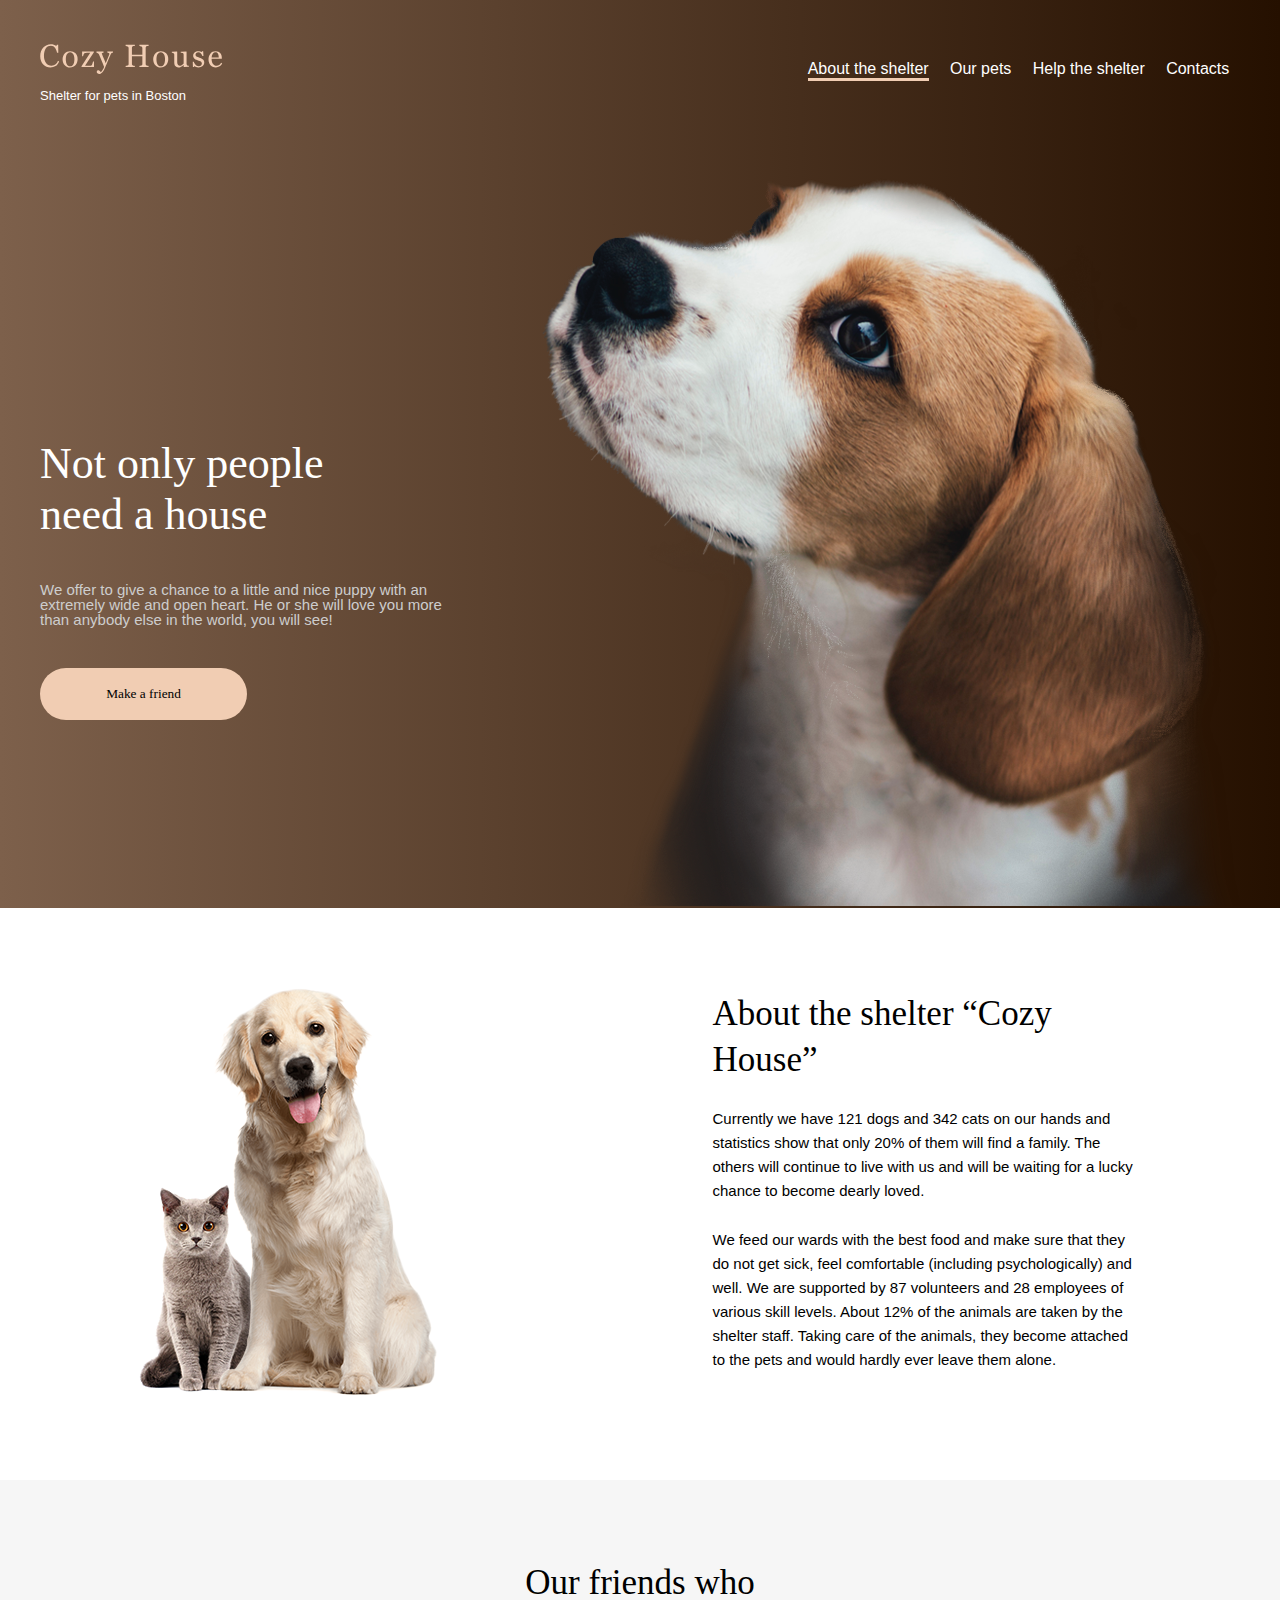
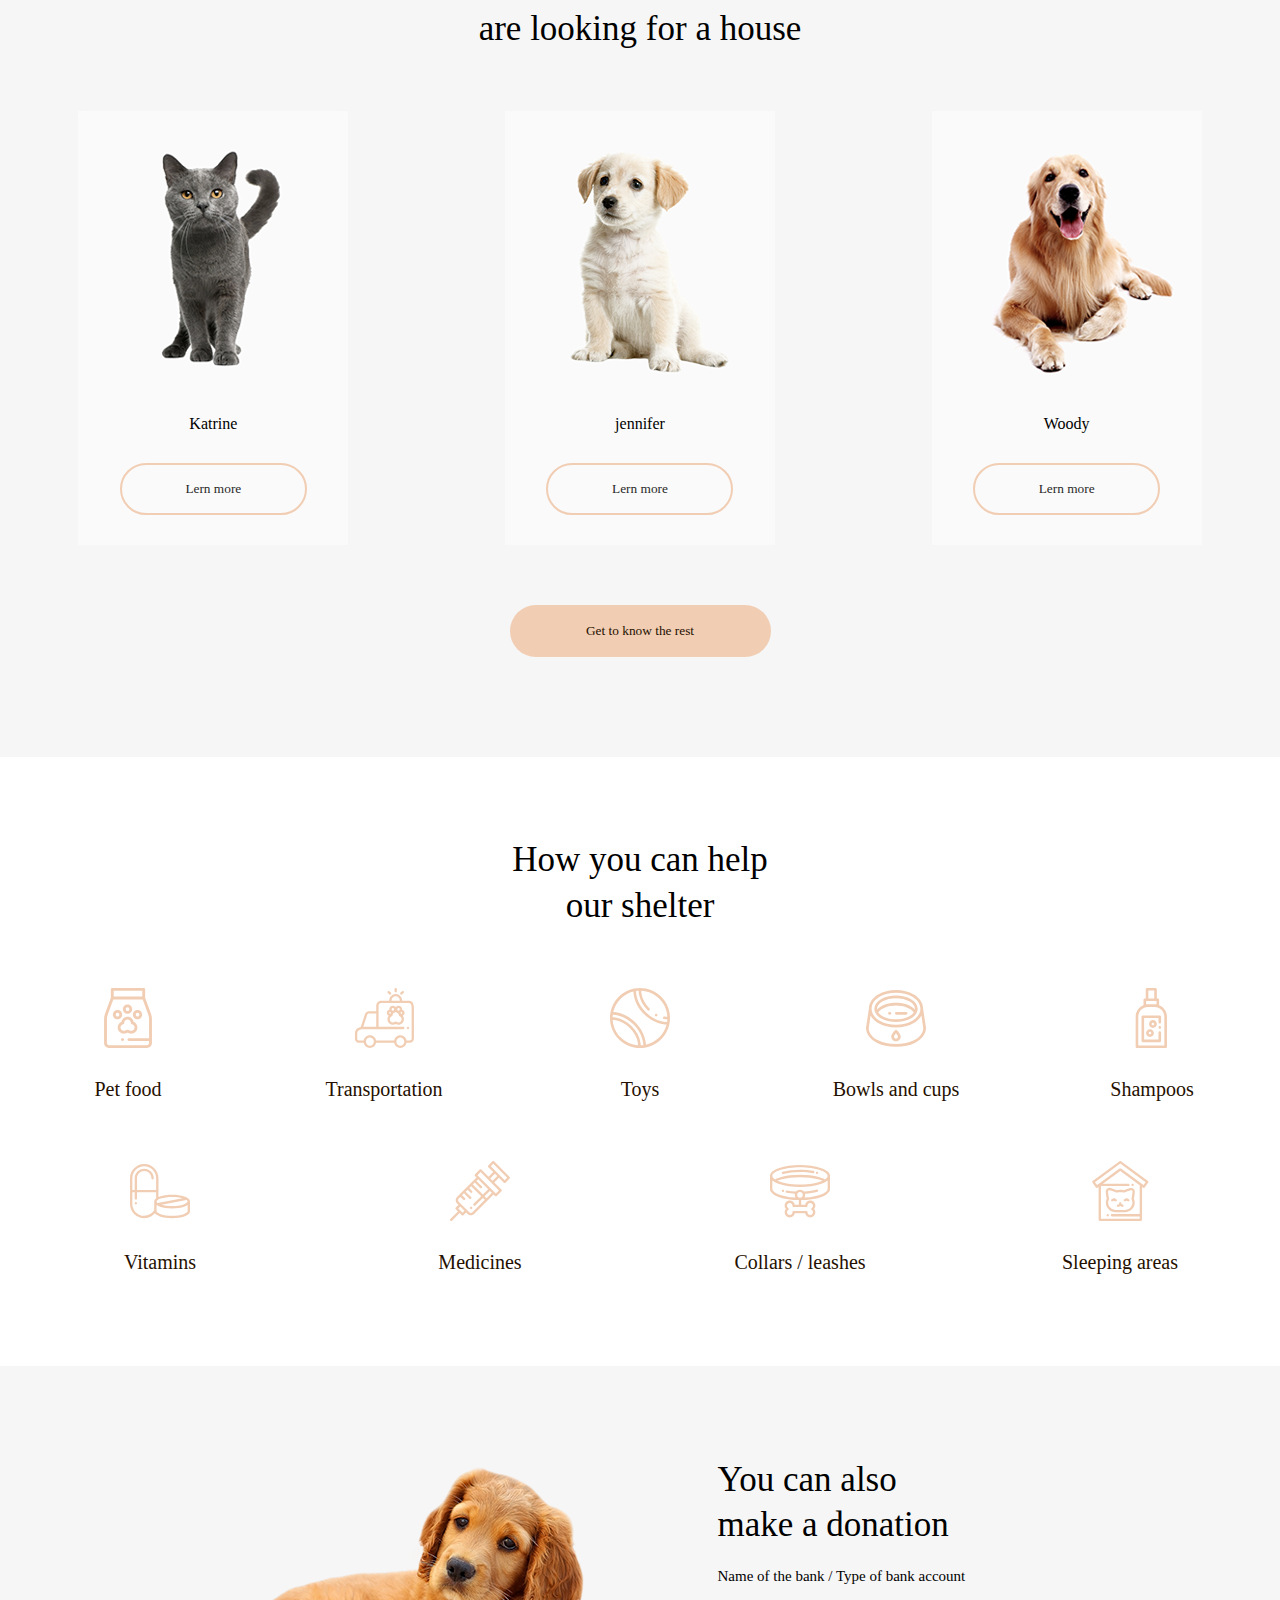
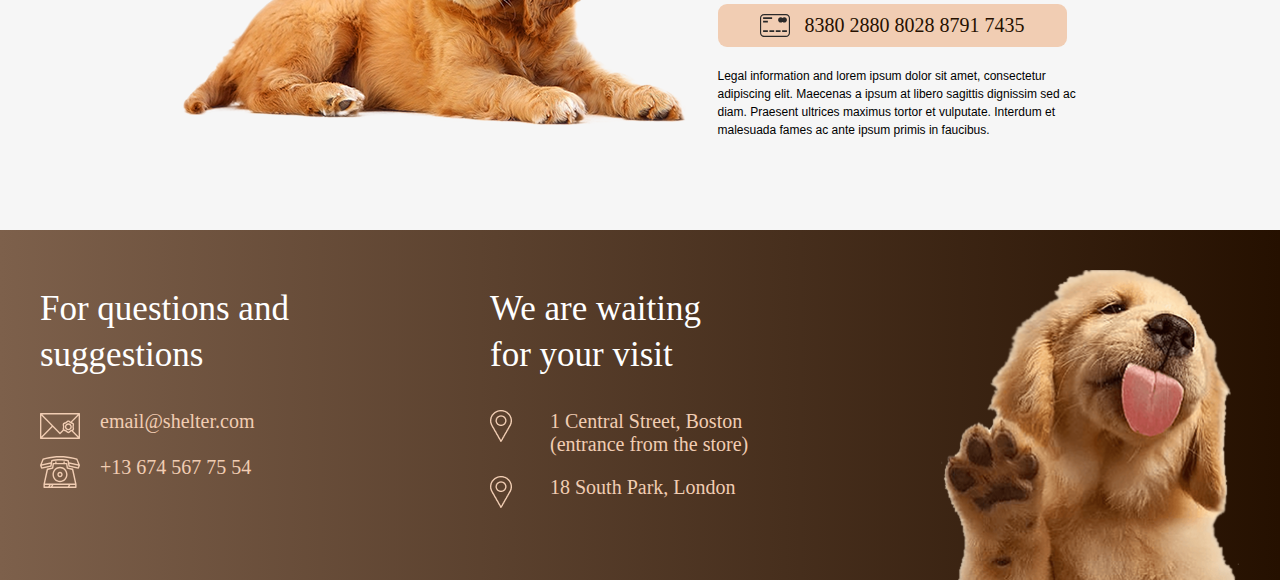
<file: index.html>
<!DOCTYPE html>

<html lang="en">



<head>

    <meta charset="UTF-8">

    <meta http-equiv="X-UA-Compatible" content="IE=edge">

    <meta name="viewport" content="width=device-width, initial-scale=1.0">

    <title>Cozy House</title>

    <link rel="stylesheet" href="./css/style.css">

</head>

<body>
    <header>
        <div class="container">
            <div class="logo">
                <a href="#">
                    <img src="./images/Title.svg" alt="logo"></a>
                <p>
                    Shelter for pets in Boston
                </p>
            </div>
            <div class="nav">
                <a class="active" href="#">About the shelter</a>
                <a href="#">Our pets</a>
                <a href="#">Help the shelter</a>
                <a href="#">Contacts</a>
            </div>
        </div>
        <div class="container2">
            <div class="start_text">
                <h1>
                    Not only people
                    <br> need a house
                </h1>
                <p>We offer to give a chance to a little and nice puppy with an extremely wide and open heart. He or she will love you more than anybody else in the world, you will see!</p>
                <button class="button_header">
                Make a friend
            </button>
            </div>
            <div class="start_img">

                <img src="./images/start-screen-puppy.png" alt="start-puppy">
            </div>
        </div>
        </div>

    </header>

    <main>
        <div class="container3">
            <div class="about-pets">
                <img src="./images/about-pets.png" alt="about-pets"></div>
            <div class="about">
                <h2>
                    About the shelter “Cozy House”
                </h2>
                <p>
                    Currently we have 121 dogs and 342 cats on our hands and statistics show that only 20% of them will find a family. The others will continue to live with us and will be waiting for a lucky chance to become dearly loved.
                </p>
                <p>
                    We feed our wards with the best food and make sure that they do not get sick, feel comfortable (including psychologically) and well. We are supported by 87 volunteers and 28 employees of various skill levels. About 12% of the animals are taken by the
                    shelter staff. Taking care of the animals, they become attached to the pets and would hardly ever leave them alone.
                </p>
            </div>
        </div>
        <div class="container4">
            <div class="ourfrends">
                <h2>
                    Our friends who <br> are looking for a house
                </h2>

            </div>

            <div class="animal_list">
                <div class="card">
                    <img src="./images/pets-katrine.png" alt="cat">
                    <p>Katrine</p>
                    <button class="button_card"><a href="#">Lern more</a></button>
                </div>
                <div class="card">
                    <img src="./images/pets-jennifer.png" alt="cat">
                    <p>jennifer</p>
                    <button class="button_card"><a href="#">Lern more</a></button>
                </div>
                <div class="card">
                    <img src="./images/pets-woody.png" alt="cat">
                    <p>Woody</p>
                    <button class="button_card">
                    <a href="#">Lern more</a>
               </button>
                </div>
            </div>
            <button class="button_ourfrends">
                <a href="#">Get to know the rest</a>
                                </button>
        </div>
        <div class="container5">
            <div class="our_shelter">
                <h2>
                    How you can help <br> our shelter
                </h2>
            </div>
            <div class="icons_blok">
                <div class="icons">
                    <img src="./images/icon-pet-food.svg" alt="icon_food">
                    <a href="#">Pet food</a>

                </div>
                <div class="icons">
                    <img src="./images/icon-transportation.svg" alt="icon_transportation">
                    <a href="#">Transportation</a>
                </div>
                <div class="icons">
                    <img src="./images/icon-toys.svg" alt="icon_transportation">
                    <a href="#">Toys</a>
                </div>
                <div class="icons">
                    <img src="./images/icon-bowls-and-cups.svg" alt="bowls-and-cups">
                    <a href="#">Bowls and cups</a>
                </div>
                <div class="icons">
                    <img src="./images/icon-shampoos.svg" alt="shampoos">
                    <a href="#">Shampoos</a>
                </div>
                <div class="icons">
                    <img src="./images/icon-vitamins.svg" alt="vitamins">
                    <a href="#">Vitamins</a>
                </div>
                <div class="icons">
                    <img src="./images/icon-medicines.svg" alt="medicines">
                    <a href="#">Medicines</a>
                </div>
                <div class="icons">
                    <img src="./images/icon-collars-leashes.svg" alt="collars-leashes">
                    <a href="#">Collars / leashes </a>
                </div>
                <div class="icons">
                    <img src="./images/icon-sleeping-area.svg" alt="sleeping-area">
                    <a href="#">Sleeping areas</a>
                </div>
            </div>
        </div>
        <div class="container6">
            <div class="ldonation_img">
                <img src="./images/donation-dog.png" alt="donation-dog">
            </div>
            <div class="donation_text">
                <h2>You can also <br> make a donation</h2>
                <p class="donation_text1">Name of the bank / Type of bank account</p>
                <button class="button_donation">
                    <img src="./images/credit-card.svg" alt="credit-card"> 
                    <a href="#">
                        8380 2880 8028 8791 7435
                    </a>
                </button>
                <p class="donation_text2">Legal information and lorem ipsum dolor sit amet, consectetur adipiscing elit. Maecenas a ipsum at libero sagittis dignissim sed ac diam. Praesent ultrices maximus tortor et vulputate. Interdum et malesuada fames ac ante ipsum primis in
                    faucibus.
                </p>
            </div>
        </div>
    </main>
    <footer>
        <div class="footer_contacts">
            <div class="contacts">
                <h3>
                    For questions and suggestions
                </h3>

                <a class="email" href="mailto:email@shelter.com">
                email@shelter.com</a>

                <a class="phone" href="tel:+13 674 567 75 54">+13 674 567 75 54</a>
            </div>
            <div class="contacts">
                <h3>
                    We are waiting for your visit
                </h3>

                <a class="pin" href="#">
                1 Central Street, Boston (entrance from the store)</a>

                <a class="pin" href="#">18 South Park, London </a>

            </div>
            <div class="contacts">
                <img src="./images/footer-puppy.png" alt="footer-puppy">
            </div>
        </div>
    </footer>
</body>



</html>
</file>
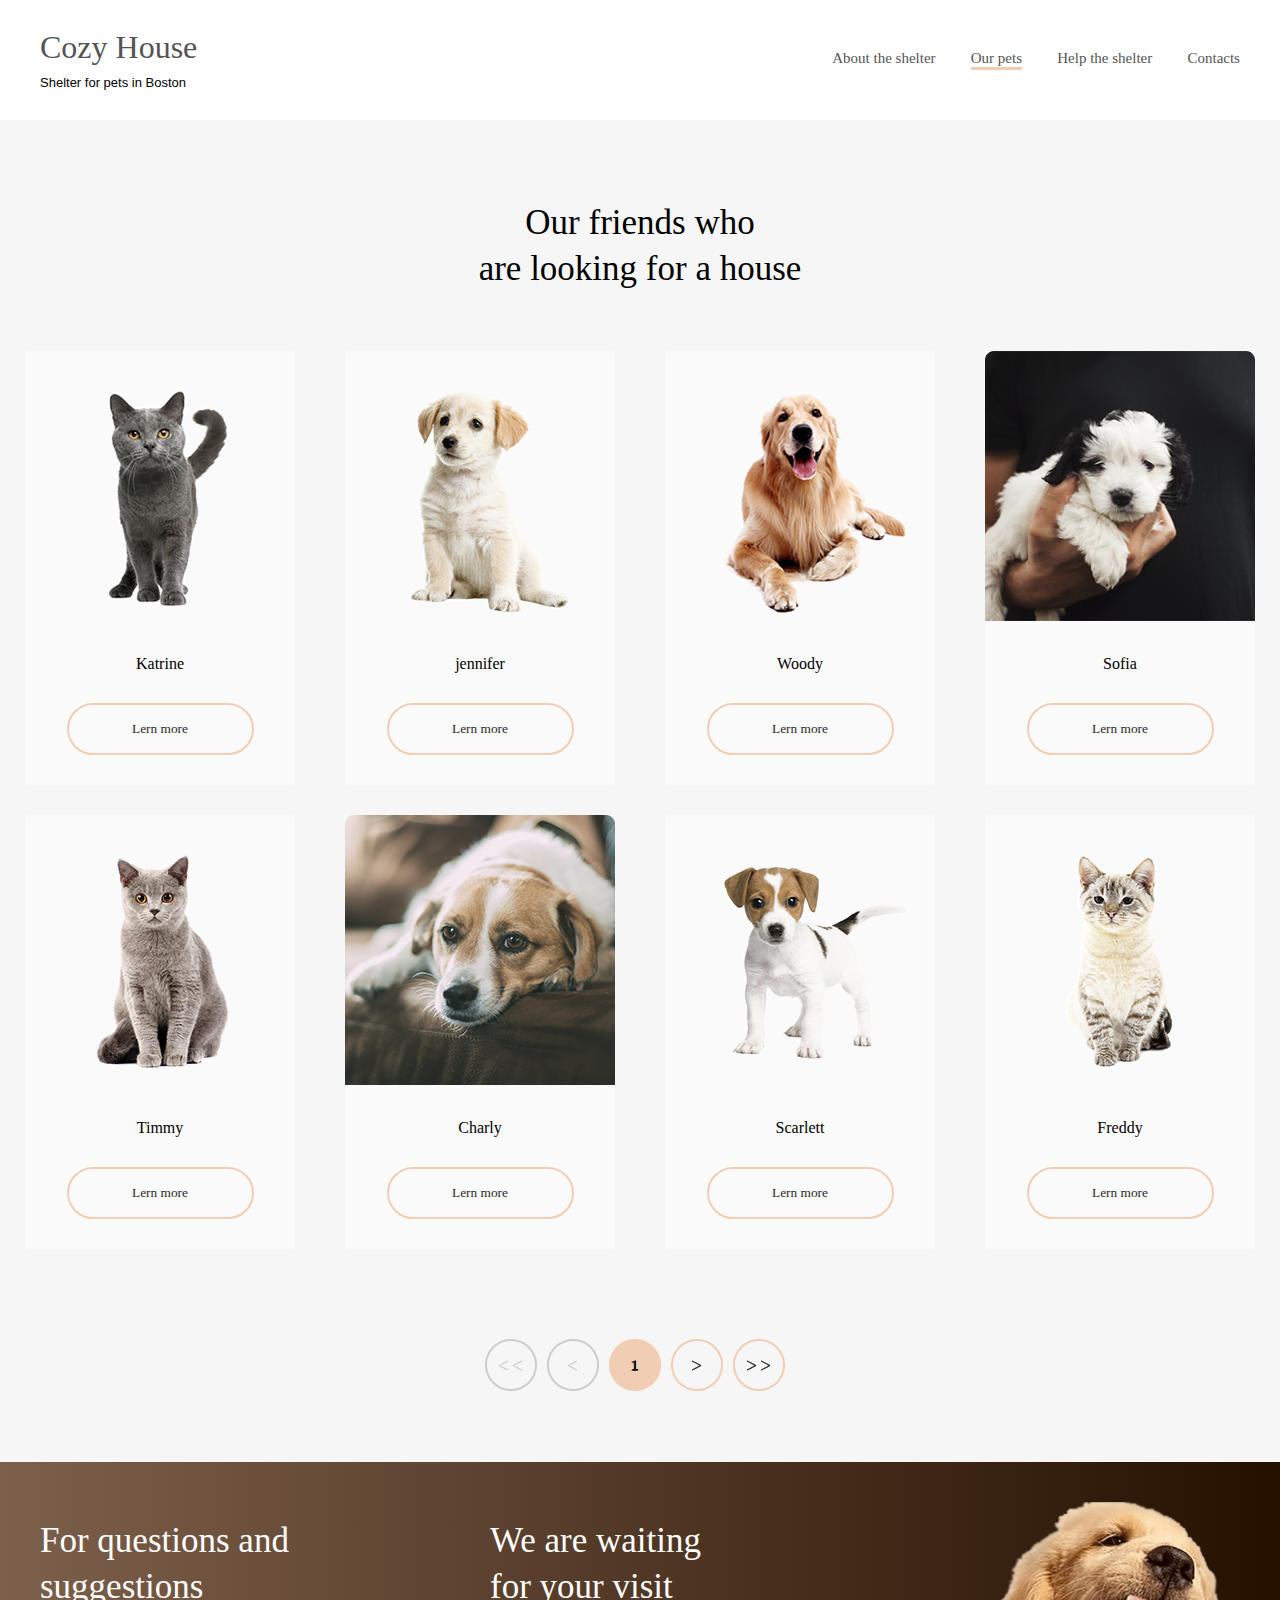
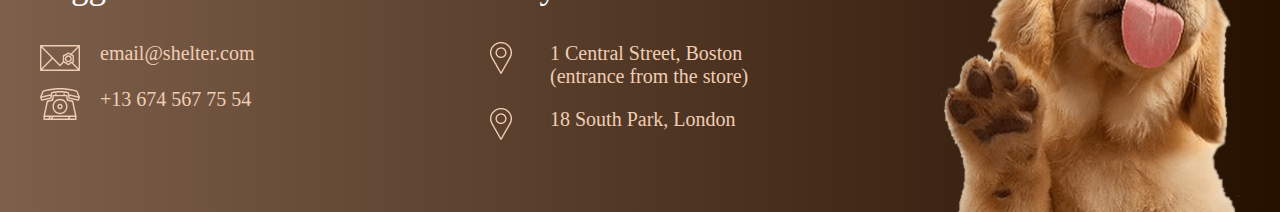
<file: index2.html>
<!DOCTYPE html>
<html lang="en">

<head>
    <meta charset="UTF-8">
    <meta http-equiv="X-UA-Compatible" content="IE=edge">
    <meta name="viewport" content="width=device-width, initial-scale=1.0">
    <title>Page 2</title>
    <link rel="stylesheet" href="./css/style2.css">
</head>

<body>
    <header>
        <div class="container">
            <div class="logo">
                <a href="#">Cozy House
                    
                    <p>
                        Shelter for pets in Boston
                    </p>
            </div>
            <div class="nav">
                <a  href="#">About the shelter</a>
                <a class="active" href="#">Our pets</a>
                <a href="#">Help the shelter</a>
                <a href="#">Contacts</a>
            </div>
            <div class="hidden-menu">
                <a href="#">
                    <img src="./images/Burger.svg" alt="menu">
                </a>
            </div>
        </div>
    </header>
    <main>

        <div div class="container4">
            <div class="ourfrends">
                <h2>
                    Our friends who <br> are looking for a house
                </h2>

            </div>

            <div class="animal_list">
                <div class="card">
                    <img src="./images/pets-katrine.png" alt="katrine">
                    <p>Katrine</p>
                    <button class="button_card"><a href="#">Lern more</a></button>
                </div>
                <div class="card">
                    <img src="./images/pets-jennifer.png" alt="jennifer">
                    <p>jennifer</p>
                    <button class="button_card"><a href="#">Lern more</a></button>
                </div>
                <div class="card">
                    <img src="./images/pets-woody.png" alt="woody">
                    <p>Woody</p>
                    <button class="button_card">
                    <a href="#">Lern more</a>
               </button>
                </div>
                <div class="card">
                    <img src="./images/pets-katrine (1).png" alt="sofia">
                    <p>Sofia</p>
                    <button class="button_card">
                    <a href="#">Lern more</a>
               </button>
                </div>
                <div class="card">
                    <img src="./images/pets-timmy.png" alt="timmy">
                    <p>Timmy</p>
                    <button class="button_card">
                    <a href="#">Lern more</a>
               </button>
                </div>
                <div class="card">
                    <img src="./images/pets-charly.png" alt="charly">
                    <p>Charly</p>
                    <button class="button_card">
                    <a href="#">Lern more</a>
               </button>
                </div>
                <div class="card">
                    <img src="./images/pets-scarlet.png" alt="scarlet">
                    <p>Scarlett</p>
                    <button class="button_card">
                    <a href="#">Lern more</a>
               </button>
                </div>
                <div class="card">
                    <img src="./images/pets-katrine (2).png" alt="freddy">
                    <p>Freddy</p>
                    <button class="button_card">
                    <a href="#">Lern more</a>
               </button>
                </div>
            </div>
            <div class="navigation">
                <button class="link1"></button>
                <button class="link2"></button>
                <button class="link3">1</button>
                <button class="link4"></button>
                <button class="link5"></button>

            </div>

        </div>
        </div>
    </main>
    <footer>
        <div class="footer_contacts">
            <div class="contacts">
                <h3>
                    For questions and suggestions
                </h3>

                <a class="email" href="mailto:email@shelter.com">
                email@shelter.com</a>

                <a class="phone" href="tel:+13 674 567 75 54">+13 674 567 75 54</a>
            </div>
            <div class="contacts">
                <h3>
                    We are waiting for your visit
                </h3>

                <a class="pin" href="#">
                1 Central Street, Boston (entrance from the store)</a>

                <a class="pin" href="#">18 South Park, London </a>

            </div>
            <div class="contacts">
                <img src="./images/footer-puppy.png" alt="footer-puppy">
            </div>
        </div>
    </footer>
</body>

</html>
</file>
<file: css/style.css>
* {
    margin: 0;
    padding: 0;
    box-sizing: border-box;
}

header {
    width: 1280px;
    height: 908px;
    margin: 0 auto;
    background-image: linear-gradient(to right, #7D604B, #251000);
    font-family: Arial, Helvetica, sans-serif;
}

.container {
    width: 1200px;
    margin: 0 auto;
    display: flex;
    justify-content: space-between;
    align-items: baseline;
}

header p {
    margin-top: 10px;
    font-size: 13px;
    font-weight: 400;
    line-height: 15px;
    color: #FFFFFF;
}

.nav {
    margin-top: 60px;
    width: 443px;
    display: flex;
    justify-content: space-around;
}

.nav a {
    text-decoration: none;
    color: white;
}

.active {
    border-bottom: #F1CDB3 3px solid;
}

h1 {
    margin-top: 223px;
    font-weight: 400;
    font-size: 44px;
    color: #FFFFFF;
    font-family: Georgia, 'Times New Roman', Times, serif;
}

.container2 {
    width: 1200px;
    height: 728px;
    margin: 0 auto;
    display: flex;
    flex-direction: row;
    justify-content: space-between;
    align-items: center;
}

.start_text {
    width: 430px;
}

.start_img {
    margin-top: 150px;
    width: 698px;
    height: 728px;
}

.container2 p {
    margin-top: 42px;
    font-weight: 400;
    font-size: 15px;
    color: #CDCDCD;
    font-family: Arial, Helvetica, sans-serif;
}

.button_header {
    width: 207px;
    height: 52px;
    background-color: #F1CDB3;
    border-radius: 100px;
    border: none;
    margin-top: 41px;
    font-family: Georgia, 'Times New Roman', Times, serif;
}

main {
    width: 1280px;
    margin: 0 auto;
    background-color: #FFFFFF;
}

.container3 {
    width: 1280px;
    margin: 0 auto;
    display: flex;
    flex-direction: row;
    justify-content: space-around;
    align-items: center;
    padding: 80px 0;
}

.about-prts img {
    width: 300px;
    margin-right: 126px;
}

.about {
    width: 430px;
}

.about h2 {
    margin-bottom: 25px;
    font-weight: 400;
    font-size: 35px;
    line-height: 130%;
    font-family: Georgia, 'Times New Roman', Times, serif;
}

.about p {
    margin-bottom: 25px;
    font-weight: 400;
    font-size: 15px;
    line-height: 160%;
    font-family: Arial, Helvetica, sans-serif;
}

.container4 {
    width: 1280px;
    margin: 0 auto;
    display: flex;
    flex-direction: column;
    background-color: #F6F6F6;
}

.ourfrends {
    width: 400px;
    margin: 0 auto;
    margin-top: 80px;
}

.ourfrends h2 {
    font-weight: 400;
    font-size: 35px;
    line-height: 130%;
    font-family: Georgia, 'Times New Roman', Times, serif;
    text-align: center;
    margin-bottom: 60px;
}

.button_card {
    width: 187px;
    height: 52px;
    border: 2px #F1CDB3 solid;
    background-color: #FAFAFA;
    border-radius: 100px;
    margin-top: 30px;
    margin-bottom: 30px;
}

.button_card a {
    font-family: Georgia, 'Times New Roman', Times, serif;
    text-decoration: none;
    color: #292929;
}

.card img {
    width: 270px;
    margin-bottom: 30px;
}

.card {
    width: 270px;
    background-color: #FAFAFA;
    text-align: center;
}

.animal_list {
    display: flex;
    flex-direction: row;
    justify-content: space-around;
}

.button_ourfrends {
    width: 261px;
    height: 52px;
    margin: 0 auto;
    background-color: #F1CDB3;
    border-radius: 100px;
    border: none;
    margin-top: 60px;
    margin-bottom: 100px;
}

.button_ourfrends a {
    font-family: Georgia, 'Times New Roman', Times, serif;
    text-decoration: none;
    color: #251000;
}

.container5 {
    width: 1280px;
    height: 609px;
    margin: 0 auto;
    display: flex;
    flex-direction: column;
    background-color: #FFFFFF;
}

.our_shelter {
    width: 400px;
    margin: 0 auto;
    margin-top: 80px;
}

.our_shelter h2 {
    font-weight: 400;
    font-size: 35px;
    line-height: 130%;
    font-family: Georgia, 'Times New Roman', Times, serif;
    text-align: center;
    margin-bottom: 60px;
}

.icons_blok {
    width: 1280px;
    display: flex;
    flex-direction: row;
    justify-content: space-around;
    flex-wrap: wrap;
}

.icons {
    display: flex;
    flex-direction: column;
    justify-content: center;
    align-items: center;
    flex-basis: 20%;
    margin-bottom: 60px;
}

.icons img {
    text-align: center;
    width: 60px;
}

.icons a {
    margin-top: 30px;
    text-decoration: none;
    color: #251000;
    font-weight: 400;
    font-size: 20px;
    line-height: 115%;
    font-family: Georgia, 'Times New Roman', Times, serif;
}

.container6 {
    width: 1280px;
    height: 464px;
    margin: 0 auto;
    display: flex;
    justify-content: center;
    align-items: center;
    background-color: #F6F6F6;
}

.donation_text h2 {
    margin-bottom: 20px;
    font-weight: 400;
    font-size: 35px;
    line-height: 130%;
    font-family: Georgia, 'Times New Roman', Times, serif;
}

.donation_text1 {
    margin-bottom: 20px;
    font-weight: 400;
    font-size: 15px;
    line-height: 110%;
    font-family: Georgia, 'Times New Roman', Times, serif;
}

.button_donation {
    width: 349px;
    height: 43px;
    display: flex;
    justify-content: center;
    align-items: center;
    background-color: #F1CDB3;
    border-radius: 9px;
    border: none;
    margin-top: 20px;
    margin-bottom: 20px;
}

.button_donation a {
    font-family: Georgia, 'Times New Roman', Times, serif;
    text-decoration: none;
    color: #251000;
    font-weight: 400;
    font-size: 20px;
    line-height: 115%;
    margin-left: 15px;
}

.donation_text2 {
    width: 380px;
    font-family: 'Arial';
    font-weight: 400;
    font-size: 12px;
    line-height: 18px;
}

.donation_text {
    margin-left: 30px;
}

footer {
    width: 1280px;
    height: 350px;
    margin: 0 auto;
    padding-top: 40px;
    background-image: linear-gradient(to right, #7D604B, #251000);
}

.contacts {
    width: 300px;
    display: flex;
    flex-direction: column;
    align-items: flex-start;
}

.contacts h3 {
    width: 85%;
    font-weight: 400;
    font-size: 35px;
    line-height: 130%;
    color: #FFFFFF;
    font-family: Georgia, 'Times New Roman', Times, serif;
    margin-bottom: 33px;
    padding-top: 16px;
}

.contacts a {
    width: 95%;
    text-decoration: none;
    color: #F1CDB3;
    font-weight: 400;
    font-size: 20px;
    line-height: 115%;
    font-family: Georgia, 'Times New Roman', Times, serif;
    min-height: 46px;
    background-repeat: no-repeat;
    padding-left: 60px;
    padding-bottom: 20px;
}

.contacts img {
    width: 300px;
}

.email {
    background-image: url(../images/icon-email.svg);
}

.phone {
    background-image: url(../images/icon-phone.svg);
}

.pin {
    background-image: url(../images/pin.png);
}

.footer_contacts {
    width: 1200px;
    margin: 0 auto;
    display: flex;
    justify-content: space-between;
}
</file>
<file: css/style2.css>
* {
     margin: 0;
     padding: 0;
     box-sizing: border-box;
 }
 
 .container {
     max-width: 1200px;
     width: 100%;
     margin: 0 auto;
     height: 120px;
     display: flex;
     flex-direction: row;
     justify-content: space-between;
     align-items: center;
 }
 
 .hidden-menu {
     display: none;
 }
 
 .logo a {
     text-decoration: none;
     font-family: Georgia, 'Times New Roman', Times, serif;
     font-weight: 400;
     font-size: 32px;
     line-height: 110%;
     color: #545454;
 }
 
 .container p {
     margin-top: 10px;
     font-size: 13px;
     font-weight: 400;
     line-height: 15px;
     color: black;
     font-family: Arial, Helvetica, sans-serif;
 }
 
 .nav {
     width: 443px;
     display: flex;
     justify-content: space-between;
 }
 
 .nav a {
     text-decoration: none;
     color: #545454;
     ;
     font-size: 15px;
 }
 
 .active {
     border-bottom: #F1CDB3 3px solid;
 }
 
 main {
     max-width: 1280px;
     width: 100%;
     margin: 0 auto;
     background-color: #FFFFFF;
 }
 
 .container4 {
     max-width: 1280px;
     width: 100%;
     height: 1342px;
     margin: 0 auto;
     display: flex;
     flex-direction: column;
     background-color: #F6F6F6;
 }
 
 .ourfrends {
     width: 400px;
     margin: 0 auto;
     margin-top: 80px;
 }
 
 .button_card {
     width: 187px;
     height: 52px;
     border: 2px #F1CDB3 solid;
     background-color: #FAFAFA;
     border-radius: 100px;
     margin-top: 30px;
     margin-bottom: 30px;
 }
 
 .button_card a {
     font-family: Georgia, 'Times New Roman', Times, serif;
     text-decoration: none;
     color: #292929;
 }
 
 .card img {
     width: 270px;
     margin-bottom: 30px;
 }
 
 .card {
     width: 270px;
     background-color: #FAFAFA;
     text-align: center;
     margin-bottom: 30px;
 }
 
 .animal_list {
     flex-wrap: wrap;
     display: flex;
     flex-direction: row;
     justify-content: space-around;
 }
 
 .ourfrends h2 {
     font-weight: 400;
     font-size: 35px;
     line-height: 130%;
     font-family: Georgia, 'Times New Roman', Times, serif;
     text-align: center;
     margin-bottom: 60px;
 }
 
 .navigation {
     display: flex;
     justify-content: center;
     background-repeat: no-repeat;
 }
 
 .navigation button {
     width: 52px;
     height: 52px;
     border: none;
     background-color: #F6F6F6;
     margin-right: 10px;
     margin-top: 60px;
 }
 
 .link1 {
     background-image: url(../images/button_paginator.png);
 }
 
 .link2 {
     background-image: url(../images/button_paginator\ \(2\).png);
 }
 
 .link3 {
     background-image: url(../images/button_paginator\ \(1\).png);
 }
 
 .link4 {
     background-image: url(../images/button_paginator\ \(3\).png);
 }
 
 .link5 {
     background-image: url(../images/button_paginator\ \(4\).png);
 }
 
 footer {
     max-width: 1280px;
     width: 100%;
     height: 350px;
     margin: 0 auto;
     padding-top: 40px;
     background-image: linear-gradient(to right, #7D604B, #251000);
 }
 
 .contacts {
     width: 300px;
     display: flex;
     flex-direction: column;
     align-items: flex-start;
 }
 
 .contacts h3 {
     width: 85%;
     font-weight: 400;
     font-size: 35px;
     line-height: 130%;
     color: #FFFFFF;
     font-family: Georgia, 'Times New Roman', Times, serif;
     margin-bottom: 33px;
     padding-top: 16px;
 }
 
 .contacts a {
     width: 95%;
     text-decoration: none;
     color: #F1CDB3;
     font-weight: 400;
     font-size: 20px;
     line-height: 115%;
     font-family: Georgia, 'Times New Roman', Times, serif;
     min-height: 46px;
     background-repeat: no-repeat;
     padding-left: 60px;
     padding-bottom: 20px;
 }
 
 .contacts img {
     width: 300px;
 }
 
 .email {
     background-image: url(../images/icon-email.svg);
 }
 
 .phone {
     background-image: url(../images/icon-phone.svg);
 }
 
 .pin {
     background-image: url(../images/pin.png);
 }
 
 .footer_contacts {
     max-width: 1200px;
     width: 100%;
     margin: 0 auto;
     display: flex;
     justify-content: space-between;
 }
 
 @media (max-width:768px) {
     .container {
         max-width: 768px;
     }
     .logo {
         margin-left: 30px;
     }
     .nav {
         justify-content: right;
     }
     .nav a {
         margin-right: 25px;
     }
     main {
         max-width: 768px;
         height: auto;
     }
     .container4 {
         max-width: 768px;
         margin: 0;
         height: auto;
     }
     .navigation {
         margin-bottom: 76px;
     }
     footer {
         max-width: 768px;
         height: 637px;
     }
     .footer_contacts {
         max-width: 768px;
         margin: 0;
         flex-wrap: wrap;
         justify-content: center;
     }
     .contacts {
         margin-right: 61px;
     }
     .contacts img {
         margin-top: 30px;
     }
 }
 
 @media (max-width:320px) {
     .container {
         max-width: 320px;
     }
     .nav {
         display: none;
     }
     .hidden-menu {
         display: block;
         width: 30px;
         margin-right: 49px;
     }
     main {
         max-width: 320px;
     }
     .ourfrends {
         width: 300px;
     }
     .ourfrends h2 {
         font-size: 25px;
     }
     .container4 {
         max-width: 320px;
     }
     footer {
         max-width: 320px;
         height: auto;
     }
     .footer_contacts {
         max-width: 320px;
         text-align: center;
     }
     .contacts {
         align-items: center;
         margin: 0;
     }
 }
</file>
